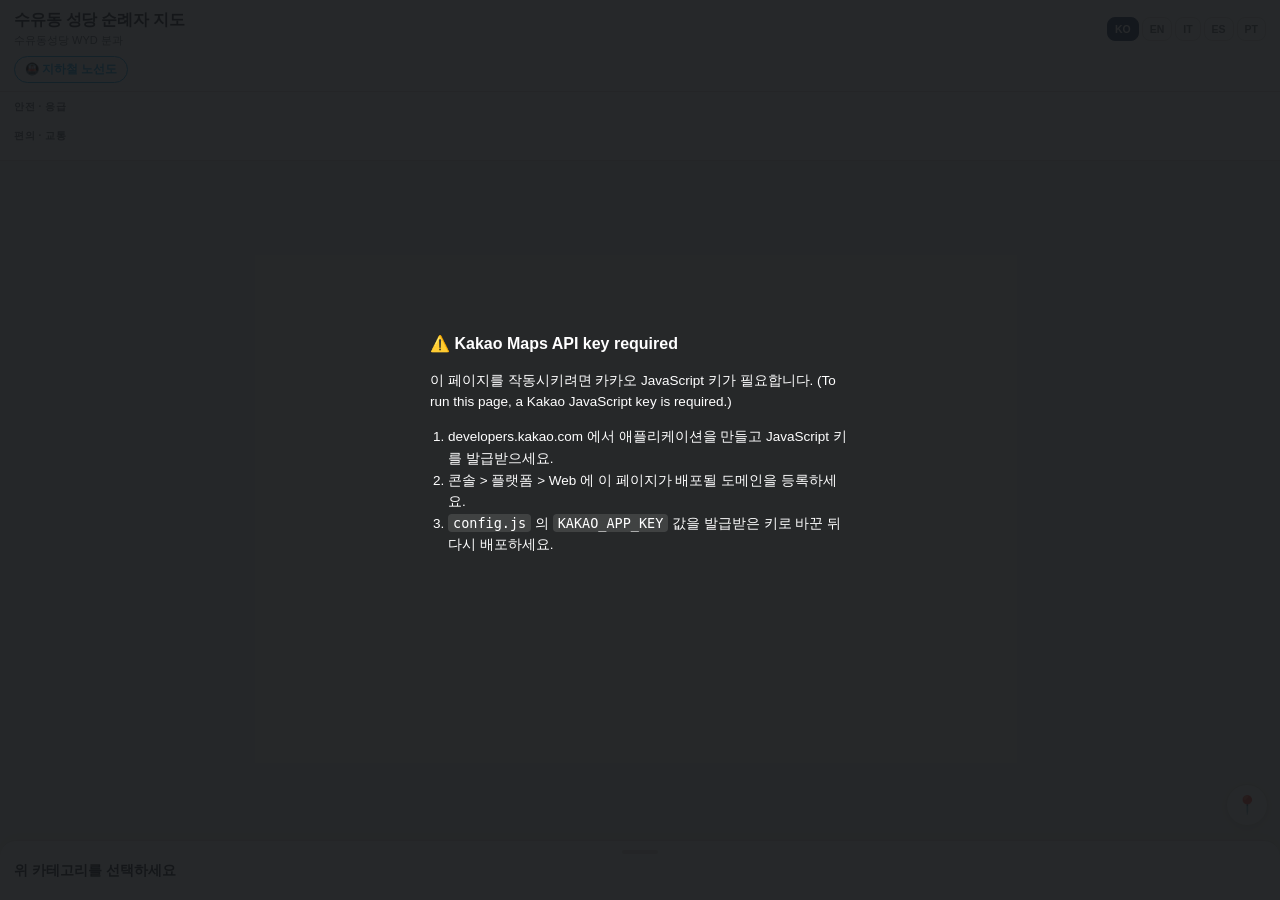
<file: index.html>
<!DOCTYPE html>
<html lang="ko">
<head>
<meta charset="UTF-8" />
<meta name="viewport" content="width=device-width, initial-scale=1.0, maximum-scale=1.0, user-scalable=no" />
<title>Gangbuk-gu Visitor Map</title>

<link rel="stylesheet" href="styles.css" />
</head>
<body>

<div id="app">

  <header>
    <div class="titlebar">
      <div>
        <h1 data-i18n="appTitle">수유동 성당 순례자 지도</h1>
        <div class="sub" data-i18n="appSubtitle">수유동성당 WYD 분과</div>
      </div>
      <div class="langs">
        <button data-lang="ko" class="active">KO</button>
        <button data-lang="en">EN</button>
        <button data-lang="it">IT</button>
        <button data-lang="es">ES</button>
        <button data-lang="pt">PT</button>
      </div>
    </div>
    <a id="subwayMapLink" href="https://www.seoulmetro.co.kr/kr/cyberStation.do" target="_blank" rel="noopener" class="subwaymap-btn" data-i18n="subwayMapBtn">🚇 지하철 노선도</a>
  </header>

  <div class="chipzone">
    <div class="chipgroup">
      <div class="eyebrow" data-i18n="groupSafety">안전 · 응급</div>
      <div class="chiprow" id="chips-safety"></div>
    </div>
    <div class="chipgroup">
      <div class="eyebrow" data-i18n="groupConvenience">편의 · 교통</div>
      <div class="chiprow" id="chips-conv"></div>
    </div>
  </div>

  <div id="mapwrap">
    <div id="map"></div>
    <div id="locateBtn" title="my location">📍</div>
    <div id="centerPin" hidden>📍</div>
    <div id="pickBar" hidden>
      <button id="pickConfirm" data-i18n="pickHere">여기서 출발</button>
      <button id="pickCancel" data-i18n="cancel">취소</button>
    </div>
  </div>

  <div id="sheet">
    <div class="sheet-handle" id="sheetHandle">
      <div class="bar"></div>
      <div class="row">
        <div class="name" id="sheetTitle">
          <span data-i18n="pickCategory">위 카테고리를 선택하세요</span>
        </div>
        <div class="count" id="sheetCount"></div>
      </div>
    </div>
    <div id="list"></div>

    <div id="routeView" hidden>
      <div class="route-head">
        <button id="routeBack" data-i18n="back">뒤로</button>
        <div class="route-dest">
          <span class="lbl" data-i18n="destLabel">도착</span>
          <span id="routeDestName"></span>
        </div>
      </div>

      <div class="route-origin">
        <span class="lbl" data-i18n="originLabel">출발</span>
        <span id="originName"></span>
        <div class="origin-actions">
          <button id="originPickBtn" data-i18n="originPickOnMap">지도에서 선택</button>
          <button id="originSearchBtn" data-i18n="originSearch">장소 검색</button>
        </div>
      </div>

      <div id="originSearchBox" hidden>
        <input id="originQuery" type="search" />
        <div id="originResults"></div>
      </div>

      <div class="route-modes">
        <button class="mode active" data-mode="walk"><span>🚶</span><span data-i18n="modeWalk">도보</span></button>
        <button class="mode" data-mode="transit"><span>🚇</span><span data-i18n="modeTransit">대중교통</span></button>
        <button class="mode" data-mode="car"><span>🚗</span><span data-i18n="modeCar">자동차</span></button>
      </div>

      <div id="routeResult"></div>
    </div>
  </div>

</div>

<div id="setup" style="display:none;">
  <div class="box">
    <h2>⚠️ Kakao Maps API key required</h2>
    <p>이 페이지를 작동시키려면 카카오 JavaScript 키가 필요합니다. (To run this page, a Kakao JavaScript key is required.)</p>
    <ol>
      <li>developers.kakao.com 에서 애플리케이션을 만들고 JavaScript 키를 발급받으세요.</li>
      <li>콘솔 &gt; 플랫폼 &gt; Web 에 이 페이지가 배포될 도메인을 등록하세요.</li>
      <li><code>config.js</code> 의 <code>KAKAO_APP_KEY</code> 값을 발급받은 키로 바꾼 뒤 다시 배포하세요.</li>
    </ol>
  </div>
</div>

<script type="module" src="map.js"></script>
</body>
</html>
</file>
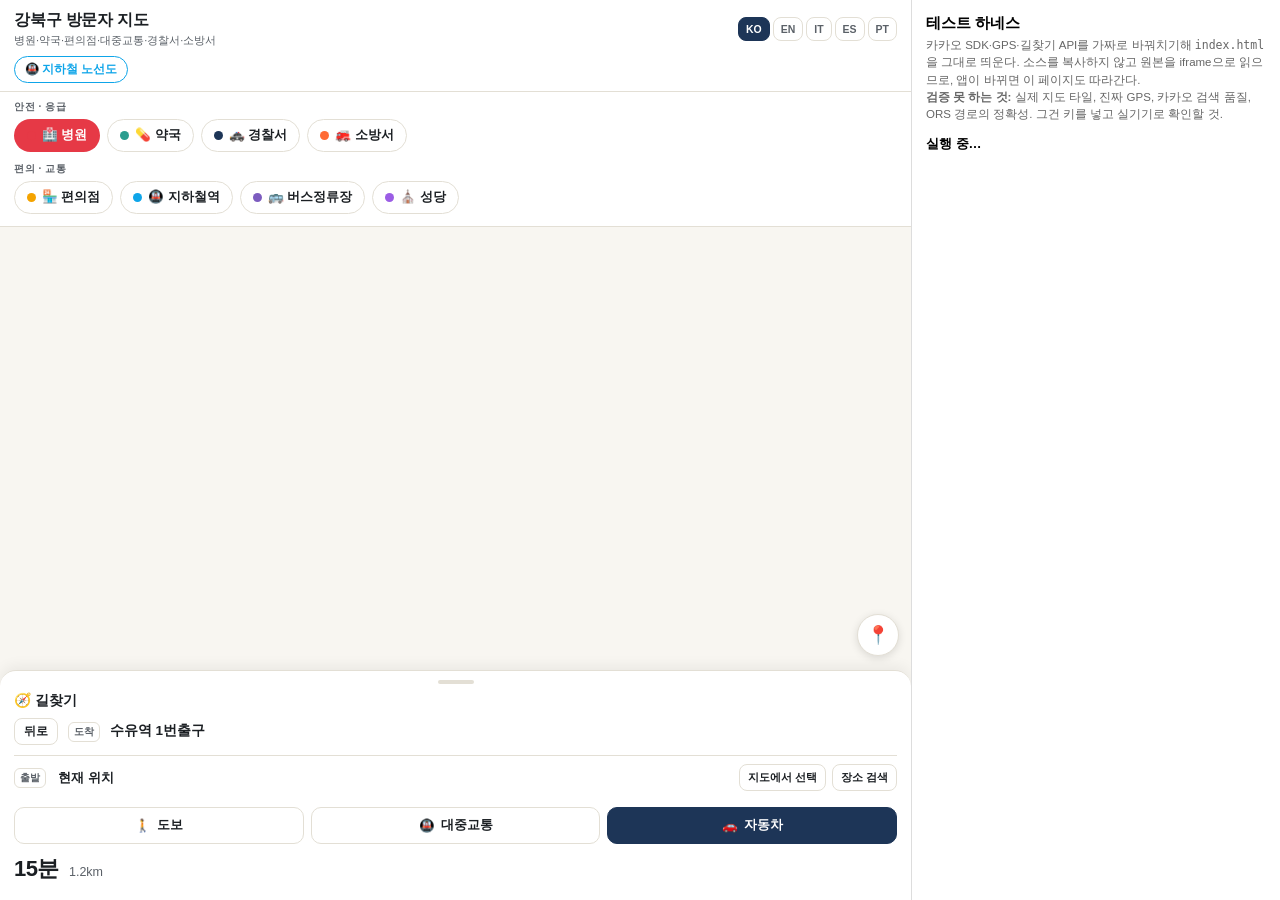
<file: harness.html>
<!DOCTYPE html>
<html lang="ko">
<head>
<meta charset="UTF-8" />
<meta name="viewport" content="width=device-width, initial-scale=1" />
<title>테스트 하네스</title>
<style>
  body{ font-family:-apple-system,"Segoe UI","Noto Sans KR",sans-serif; margin:0; display:flex; height:100vh; }
  #frame{ flex:1 1 auto; border:none; border-right:1px solid #ddd; }
  #panel{ flex:0 0 340px; overflow:auto; padding:14px; font-size:13px; }
  body.design #panel{ display:none; }
  body.design #frame{ border-right:none; }
  h1{ font-size:15px; margin:0 0 4px; }
  h2{ font-size:12px; margin:14px 0 6px; color:#555; text-transform:uppercase; letter-spacing:.05em; }
  .note{ color:#666; font-size:11.5px; margin:0 0 12px; line-height:1.5; }
  .case{ padding:7px 9px; border-radius:7px; margin-bottom:5px; line-height:1.4; }
  .pass{ background:#E8F6EC; } .fail{ background:#FDECEC; }
  .case .got{ display:block; color:#555; font-size:11px; margin-top:2px; }
  #summary{ font-weight:700; margin:10px 0; }
</style>
</head>
<body>
<iframe id="frame" title="app"></iframe>
<div id="panel">
  <h1>테스트 하네스</h1>
  <p class="note">
    카카오 SDK·GPS·길찾기 API를 가짜로 바꿔치기해 <code>index.html</code>을 그대로 띄운다.
    소스를 복사하지 않고 원본을 iframe으로 읽으므로, 앱이 바뀌면 이 페이지도 따라간다.<br />
    <b>검증 못 하는 것:</b> 실제 지도 타일, 진짜 GPS, 카카오 검색 품질, ORS 경로의 정확성.
    그건 키를 넣고 실기기로 확인할 것.
  </p>
  <div id="summary">실행 중…</div>
  <div id="cases"></div>
</div>

<script>
/* ---------- iframe 안에 주입할 스텁 ---------- */
function stubScript(opts){
  const cfg = JSON.stringify(opts);
  return `<scr`+`ipt>
const OPTS = ${cfg};
window.__reqs = [];
window.__polylines = [];

const FAKE_PLACES = [
  {place_name:"수유역 1번출구", address_name:"서울 강북구 도봉로", road_address_name:"서울 강북구 도봉로 310", x:"127.0255", y:"37.6380", phone:"02-111-2222", distance:"120"},
  {place_name:"강북삼성병원", address_name:"서울 강북구", road_address_name:"", x:"127.0300", y:"37.6400", phone:"", distance:"1400"}
];

function LatLng(lat,lng){ this._lat=+lat; this._lng=+lng; }
LatLng.prototype.getLat=function(){return this._lat;};
LatLng.prototype.getLng=function(){return this._lng;};

window.kakao = { maps: {
  load:(cb)=>cb(),
  LatLng,
  Map:function(c,o){
    this._c=o.center;
    this.setCenter=(ll)=>{ this._c=ll; };
    this.getCenter=()=>this._c;
    this.setLevel=()=>{};
    this.setBounds=()=>{};
  },
  CustomOverlay:function(o){ this._o=o; this.setMap=function(m){ this._map=m; }; },
  LatLngBounds:function(){ this.extend=()=>{}; },
  Polyline:function(o){
    this._o=o;
    window.__polylines.push(this);
    this.setMap=function(m){ this._map=m; };
  },
  services:{
    Places:function(){
      this.categorySearch=(code,cb)=>cb(FAKE_PLACES,"OK");
      this.keywordSearch=(kw,cb)=>cb(FAKE_PLACES,"OK");
    },
    Status:{ OK:"OK" },
    SortBy:{ DISTANCE:"distance" }
  }
}};

// GPS: OPTS.gps 가 false 면 콜백을 아예 호출하지 않는다 (권한 거부와 같은 상태)
Object.defineProperty(navigator, "geolocation", {
  configurable: true,
  value: {
    getCurrentPosition: (ok, fail)=>{
      if(OPTS.gps) ok({ coords:{ latitude: OPTS.gps[0], longitude: OPTS.gps[1] } });
      else if(fail) fail({ code:1 });
    }
  }
});

// 길찾기 API: 네트워크로 나가지 않고 저장된 응답을 돌려준다
const TMAP_FIXTURE = {
  metaData: { plan: { itineraries: [{
    totalTime: 1500, totalDistance: 4200,
    fare: { regular: { totalFare: 1500 } },
    legs: [
      { mode:"WALK", sectionTime:300,
        start:{ name:"출발" }, end:{ name:"수유역" },
        steps:[{ linestring:"127.0255,37.6380 127.0260,37.6385" }] },
      { mode:"SUBWAY", sectionTime:900, route:"수도권4호선", routeColor:"00A5DE",
        start:{ name:"수유" }, end:{ name:"혜화" },
        passShape:{ linestring:"127.0260,37.6385 127.0180,37.6200 127.0020,37.5820" } },
      { mode:"WALK", sectionTime:300,
        start:{ name:"혜화역" }, end:{ name:"도착" },
        steps:[{ linestring:"127.0020,37.5820 127.0030,37.5825" }] }
    ]
  }] } }
};

const ORS_FIXTURE = {
  features: [{
    properties: { summary: { distance: 1234.5, duration: 912.3 } },
    geometry: { coordinates: [[127.0255,37.6380],[127.0270,37.6390],[127.0300,37.6400]] }
  }]
};
const origFetch = window.fetch.bind(window);
window.fetch = async (url, init)=>{
  const u = String(url);
  if(u.includes("apis.openapi.sk.com")){
    window.__reqs.push(u + " :: " + (init && init.body ? init.body : ""));
    if(OPTS.tmap === "quota") return new Response("", { status:429 });
    if(OPTS.tmap === "noroute") return new Response(JSON.stringify({ result:{ status:11 } }), { status:200, headers:{ "Content-Type":"application/json" } });
    return new Response(JSON.stringify(TMAP_FIXTURE), { status:200, headers:{ "Content-Type":"application/json" } });
  }
  if(u.includes("openrouteservice.org")){
    window.__reqs.push(u);
    if(OPTS.ors === "quota") return new Response("", { status:429 });
    if(OPTS.ors === "noroute") return new Response("", { status:404 });
    return new Response(JSON.stringify(ORS_FIXTURE), { status:200, headers:{ "Content-Type":"application/json" } });
  }
  return origFetch(url, init);
};

// 앱이 주입하는 카카오 SDK 스크립트는 네트워크로 보내지 않고 즉시 성공 처리한다
const origAppend = document.head.appendChild.bind(document.head);
document.head.appendChild = (node)=>{
  if(node.tagName === "SCRIPT" && String(node.src).includes("dapi.kakao.com")){
    setTimeout(()=>node.onload(), 0);
    return node;
  }
  return origAppend(node);
};
</scr`+`ipt>`;
}

/* ---------- 검사 유틸 ---------- */
const cases = [];
let section = "";
function group(name){ section = name; }
function check(name, expected, actual){
  cases.push({ section, name, ok: JSON.stringify(expected) === JSON.stringify(actual), expected, actual });
}
function checkThat(name, cond, got){
  cases.push({ section, name, ok: !!cond, expected: true, actual: got === undefined ? cond : got });
}
const wait = (ms)=>new Promise(r=>setTimeout(r, ms));

// 요소가 없을 때 하네스가 멈추지 않고 실패로 기록되게 한다
// hidden 속성만 보면 CSS 가 덮어쓴 경우를 놓친다. 실제로 그려지는지 확인한다.
function shown(d, id){
  const el = d.getElementById(id);
  if(!el) return "<요소 없음: " + id + ">";
  return d.defaultView.getComputedStyle(el).display !== "none";
}

function txt(d, sel){
  const el = d.querySelector(sel);
  return el ? el.textContent.trim().replace(/\s+/g, " ") : "<요소 없음: " + sel + ">";
}

const DESIGN_ONLY = new URLSearchParams(location.search).has("design");
if(DESIGN_ONLY) document.body.classList.add("design");

// config.js 는 건드리지 않는다. 길찾기 키만 테스트 값으로 바꾼 사본을 만들고,
// import map 으로 앱의 config.js 요청을 그 사본으로 돌린다.
// opts.keys === false 면 키를 비워서 "키 없음" 상태를 만든다.
const configBlobs = {};
async function configUrl(withKeys){
  if(configBlobs[withKeys]) return configBlobs[withKeys];
  const src = await fetch("config.js").then(r=>r.text());
  const value = withKeys ? "TEST-ONLY-harness" : "";
  let replaced = 0;
  const patched = src.replace(/export const (ORS_API_KEY|TMAP_APP_KEY) = ".*?";/g, (_, name)=>{
    replaced++;
    return `export const ${name} = "${value}";`;
  });
  if(replaced !== 2) throw new Error("config.js 에서 길찾기 키 선언 2개를 찾지 못함 (" + replaced + "개)");
  configBlobs[withKeys] = URL.createObjectURL(new Blob([patched], { type:"text/javascript" }));
  return configBlobs[withKeys];
}

let appHtml = null;
async function loadApp(opts){
  if(appHtml === null) appHtml = await fetch("index.html").then(r=>r.text());
  const importMap = JSON.stringify({ imports: {
    [new URL("config.js", location.href).href]: await configUrl(opts.keys !== false)
  }});
  const patched = appHtml.replace(
    '<script type="module" src="map.js">',
    `<script type="importmap">${importMap}</scr` + `ipt>` + stubScript(opts) + '<script type="module" src="map.js">'
  );
  const frame = document.getElementById("frame");
  await new Promise(res=>{ frame.addEventListener("load", res, { once:true }); frame.srcdoc = patched; });
  await wait(300);
  return frame.contentDocument;
}

const SUYU = [37.6380, 127.0255];       // 수유역 부근
const FAR  = [37.5000, 127.0255];       // 약 15km 남쪽 (도보 제한 확인용)

async function run(){
  // 기본 상태: GPS 있음, 길찾기 API 정상
  let d = await loadApp({ gps: SUYU, ors: "ok" });
  if(DESIGN_ONLY) return;

  /* ---------- 기존 기능 (0차 분리 회귀 확인) ---------- */
  group("기본 화면");
  check("카테고리 칩 8개 생성", 8, d.querySelectorAll(".chip").length);
  check("키 설정 오버레이 숨김", "none", d.getElementById("setup").style.display);
  check("칩 라벨 한국어", "🏥 병원", d.querySelector(".chip .lbl").textContent);

  d.querySelector('.chip[data-id="hospital"]').click();
  await wait(150);
  check("카테고리 선택 시 시트 펼침", true, d.getElementById("sheet").classList.contains("expanded"));
  check("결과 행 수", 2, d.querySelectorAll(".place").length);
  check("결과 개수 라벨", "2 · 가까운 순", d.getElementById("sheetCount").textContent);
  check("거리 표기(m/km 변환)", ["120m","1.4km"], [...d.querySelectorAll(".place .dist")].map(e=>e.textContent));
  check("전화번호 있는 행에만 전화 버튼", 1, d.querySelectorAll('.place .actions a[href^="tel:"]').length);
  check("길찾기는 외부 링크가 아니라 버튼", 2, d.querySelectorAll(".place .route-btn").length);
  check("길찾기 화면은 처음에 숨김", false, shown(d, "routeView"));
  check("출발지 확정 바는 처음에 숨김", false, shown(d, "pickBar"));
  check("가운데 핀은 처음에 숨김", false, shown(d, "centerPin"));
  check("카카오맵 링크는 평소에 노출되지 않음", 0,
    d.querySelectorAll('#list a[href*="map.kakao.com/link/to"]').length);

  /* ---------- 길찾기: 도보 ---------- */
  group("길찾기 · 도보");
  d.querySelector(".place .route-btn").click();
  await wait(250);
  check("길찾기 화면 열림", true, shown(d, "routeView"));
  check("목록 숨김", false, shown(d, "list"));
  check("도착지 이름", "수유역 1번출구", d.getElementById("routeDestName").textContent);
  check("출발지 기본값 = 현재 위치", "현재 위치", d.getElementById("originName").textContent);
  check("기본 수단 = 도보", "walk", d.querySelector(".route-modes .mode.active").dataset.mode);
  check("시트 머리말이 길찾기로 바뀜", "🧭 길찾기", txt(d, "#sheetTitle"));
  checkThat("도보 프로필로 요청", d.defaultView.__reqs.some(u=>u.includes("foot-walking")),
    d.defaultView.__reqs[0]);
  check("소요시간 표기(912초 → 15분)", "15분", txt(d, ".route-summary .dur"));
  check("거리 표기(1234m → 1.2km)", "1.2km", txt(d, ".route-summary .dist"));
  check("지도에 경로선 1개", 1, d.defaultView.__polylines.length);
  check("경로선 좌표 수", 3, (d.defaultView.__polylines[0] || { _o:{ path:[] } })._o.path.length);
  const firstPt = (d.defaultView.__polylines[0] || { _o:{ path:[] } })._o.path[0];
  check("경로선 좌표 순서(위도,경도 뒤집힘 확인)", [37.638, 127.0255],
    firstPt ? [firstPt.getLat(), firstPt.getLng()] : "<경로선 없음>");

  /* ---------- 길찾기: 자동차 ---------- */
  group("길찾기 · 자동차");
  const before = d.defaultView.__reqs.length;
  d.querySelector('.route-modes .mode[data-mode="car"]').click();
  await wait(250);
  checkThat("자동차 프로필로 요청", d.defaultView.__reqs.slice(before).some(u=>u.includes("driving-car")),
    d.defaultView.__reqs.slice(before)[0]);
  check("누른 수단만 호출(요청 1건 추가)", before + 1, d.defaultView.__reqs.length);

  /* ---------- 길찾기: 대중교통 ---------- */
  group("길찾기 · 대중교통");
  const beforeTransit = d.defaultView.__reqs.length;
  d.querySelector('.route-modes .mode[data-mode="transit"]').click();
  await wait(300);
  checkThat("TMAP 으로 요청", d.defaultView.__reqs.slice(beforeTransit).some(u=>u.includes("apis.openapi.sk.com")),
    d.defaultView.__reqs.slice(beforeTransit)[0]);
  checkThat("한국어 UI 면 lang 0", (d.defaultView.__reqs.slice(beforeTransit)[0] || "").includes('"lang":0'));
  check("소요시간(1500초 → 25분)", "25분", txt(d, ".route-summary .dur"));
  check("거리(4200m → 4.2km)", "4.2km", txt(d, ".route-summary .dist"));
  check("노선 요약 구간 수", 3, d.querySelectorAll(".route-legs .leg").length);
  checkThat("노선명 표시", txt(d, ".route-legs").includes("수도권4호선"), txt(d, ".route-legs"));
  checkThat("환승 역 이름 표시", txt(d, ".route-legs").includes("수유 → 혜화"), txt(d, ".route-legs"));
  checkThat("요금 표시", txt(d, ".route-fare").includes("1,500"), txt(d, ".route-fare"));
  check("구간마다 경로선", 3, d.defaultView.__polylines.filter(l=>l._map).length);
  checkThat("도보 구간은 점선",
    d.defaultView.__polylines.filter(l=>l._map)[0]._o.strokeStyle === "shortdash",
    d.defaultView.__polylines.filter(l=>l._map)[0]._o.strokeStyle);
  checkThat("지하철 구간은 노선 색",
    d.defaultView.__polylines.filter(l=>l._map)[1]._o.strokeColor === "#00A5DE",
    d.defaultView.__polylines.filter(l=>l._map)[1]._o.strokeColor);
  check("대중교통은 5km 넘어도 막지 않음", false, txt(d, "#routeResult").includes("대중교통을 이용"));

  /* ---------- 언어 전환 ---------- */
  group("언어 전환");
  const beforeLang = d.defaultView.__reqs.length;
  d.querySelector('.langs button[data-lang="it"]').click();
  await wait(250);
  check("길찾기 화면 유지", true, shown(d, "routeView"));
  check("출발지 라벨 번역", "Posizione attuale", d.getElementById("originName").textContent);
  check("수단 탭 번역", "Auto", txt(d, '.route-modes .mode[data-mode="car"] span:last-child'));
  check("대중교통 탭 번역", "Mezzi pubblici", txt(d, '.route-modes .mode[data-mode="transit"] span:last-child'));
  check("언어를 바꿔도 시트 머리말은 길찾기", "🧭 Indicazioni", txt(d, "#sheetTitle"));
  check("언어만 바꿀 때는 재요청 없음", beforeLang, d.defaultView.__reqs.length);
  const beforeEn = d.defaultView.__reqs.length;
  d.querySelector('.route-modes .mode[data-mode="transit"]').click();
  await wait(300);
  checkThat("한국어가 아니면 lang 1 로 요청",
    (d.defaultView.__reqs.slice(beforeEn)[0] || "").includes('"lang":1'),
    d.defaultView.__reqs.slice(beforeEn)[0]);
  d.querySelector('.langs button[data-lang="ko"]').click();
  await wait(150);

  /* ---------- 뒤로 ---------- */
  group("뒤로가기");
  d.getElementById("routeBack").click();
  await wait(150);
  check("목록으로 복귀", false, shown(d, "routeView"));
  check("목록 다시 표시", true, shown(d, "list"));
  check("시트 머리말이 카테고리로 복귀", true, txt(d, "#sheetTitle").includes("병원"));
  check("경로선 제거됨", null, (d.defaultView.__polylines[0] || {})._map ?? null);

  /* ---------- 출발지: 지도에서 선택 ---------- */
  group("출발지 · 지도에서 선택");
  d.querySelector(".place .route-btn").click();
  await wait(200);
  d.getElementById("originPickBtn").click();
  await wait(100);
  check("가운데 핀 표시", true, shown(d, "centerPin"));
  check("확정 바 표시", true, shown(d, "pickBar"));
  check("핀 찍는 동안 시트 접힘", false, d.getElementById("sheet").classList.contains("expanded"));
  d.getElementById("pickConfirm").click();
  await wait(250);
  check("출발지가 지도에서 선택한 지점으로 바뀜", "지도에서 선택", d.getElementById("originName").textContent);
  check("핀 숨김", false, shown(d, "centerPin"));
  check("확정 바 숨김", false, shown(d, "pickBar"));

  /* ---------- 출발지: 장소 검색 ---------- */
  group("출발지 · 장소 검색");
  d.getElementById("originSearchBtn").click();
  await wait(100);
  check("검색창 열림", true, shown(d, "originSearchBox"));
  const input = d.getElementById("originQuery");
  input.value = "수유역";
  input.dispatchEvent(new d.defaultView.KeyboardEvent("keydown", { key:"Enter", bubbles:true }));
  await wait(200);
  checkThat("검색 결과 표시", d.querySelectorAll("#originResults .hit").length > 0,
    d.querySelectorAll("#originResults .hit").length);
  d.querySelector("#originResults .hit").click();
  await wait(250);
  check("선택한 장소가 출발지가 됨", "수유역 1번출구", d.getElementById("originName").textContent);
  check("검색창 닫힘", false, shown(d, "originSearchBox"));

  /* ---------- GPS 없음 ---------- */
  group("GPS 없음");
  d = await loadApp({ gps: null, ors: "ok" });
  d.querySelector('.chip[data-id="hospital"]').click();
  await wait(150);
  d.querySelector(".place .route-btn").click();
  await wait(250);
  check("출발지 미정 표시", "—", d.getElementById("originName").textContent);
  check("출발지를 먼저 정하라고 안내", "출발지를 먼저 정해주세요",
    txt(d, ".route-msg").replace(/🗺️.*/, "").trim());
  check("출발지 없으면 요청하지 않음", 0, d.defaultView.__reqs.length);

  /* ---------- 먼 거리 도보 ---------- */
  group("먼 거리 도보");
  d = await loadApp({ gps: FAR, ors: "ok" });
  d.querySelector('.chip[data-id="hospital"]').click();
  await wait(150);
  d.querySelector(".place .route-btn").click();
  await wait(250);
  checkThat("대중교통 권유 문구", txt(d, ".route-msg").includes("대중교통"), txt(d, ".route-msg"));
  check("5km 초과 도보는 요청하지 않음", 0, d.defaultView.__reqs.length);
  checkThat("이때는 카카오맵 링크 노출",
    !!d.querySelector('.route-msg a[href*="map.kakao.com/link/to"]'));

  /* ---------- 한도 초과 ---------- */
  group("한도 초과(429)");
  d = await loadApp({ gps: SUYU, ors: "quota" });
  d.querySelector('.chip[data-id="hospital"]').click();
  await wait(150);
  d.querySelector(".place .route-btn").click();
  await wait(300);
  checkThat("한도 초과 안내", txt(d, ".route-msg").includes("사용량"), txt(d, ".route-msg"));
  checkThat("실패 시 카카오맵 링크 노출",
    !!d.querySelector('.route-msg a[href*="map.kakao.com/link/to"]'));

  /* ---------- 경로 없음 ---------- */
  group("경로 없음(404)");
  d = await loadApp({ gps: SUYU, ors: "noroute" });
  d.querySelector('.chip[data-id="hospital"]').click();
  await wait(150);
  d.querySelector(".place .route-btn").click();
  await wait(300);
  checkThat("경로 없음 안내", txt(d, ".route-msg").includes("경로를 찾지 못"), txt(d, ".route-msg"));

  /* ---------- 키 없음 (운영 config.js 기본 상태) ---------- */
  group("길찾기 키 없음");
  d = await loadApp({ gps: SUYU, ors: "ok", keys: false });
  d.querySelector('.chip[data-id="hospital"]').click();
  await wait(150);
  d.querySelector(".place .route-btn").click();
  await wait(300);
  checkThat("키 없음 안내", txt(d, ".route-msg").includes("키가 설정되지 않았"), txt(d, ".route-msg"));
  check("키 없으면 요청하지 않음", 0, d.defaultView.__reqs.length);
  checkThat("이때도 카카오맵 링크 노출",
    !!d.querySelector('.route-msg a[href*="map.kakao.com/link/to"]'));

  /* ---------- 순수 함수 ---------- */
  group("routing.js 단위 검사");
  const R = await import("./routing.js");
  const ko = (await import("./i18n.js")).I18N.ko;
  check("1시간 5분", "1시간 5분", R.formatDuration(3900, ko));
  check("1분 미만도 1분으로", "1분", R.formatDuration(20, ko));
  check("정각은 시간만", "2시간", R.formatDuration(7200, ko));
  check("미터 표기", "900m", R.formatDistance(900));
  check("킬로미터 표기", "2.3km", R.formatDistance(2345));
  check("응답 없으면 no-route", { ok:false, reason:"no-route" }, R.parseRoute({}));
  check("좌표를 위도·경도로 뒤집음",
    { lat:37.638, lng:127.0255 },
    R.parseRoute({ features:[{ properties:{ summary:{distance:10,duration:10} },
      geometry:{ coordinates:[[127.0255,37.638]] } }] }).path[0]);
  check("linestring 파싱(경도,위도 → 위도,경도)",
    [{lat:37.638,lng:127.0255},{lat:37.6385,lng:127.026}],
    R.parseLinestring("127.0255,37.6380 127.0260,37.6385"));
  check("대중교통 응답 없으면 no-route", { ok:false, reason:"no-route" }, R.parseTransit({ result:{ status:11 } }));
  check("수단 아이콘", ["🚶","🚇","🚌"], [R.modeIcon("WALK"), R.modeIcon("SUBWAY"), R.modeIcon("BUS")]);

  const straight = R.straightDistanceM({lat:37.6380,lng:127.0255},{lat:37.6400,lng:127.0300});
  checkThat("직선거리 근사(약 450m)", straight > 380 && straight < 520, straight + "m");

  render();
}

function render(){
  const box = document.getElementById("cases");
  let html = "", last = "";
  for(const c of cases){
    if(c.section !== last){ html += `<h2>${c.section}</h2>`; last = c.section; }
    html += `<div class="case ${c.ok ? "pass" : "fail"}">
      ${c.ok ? "✅" : "❌"} ${c.name}
      ${c.ok ? "" : `<span class="got">기대: ${JSON.stringify(c.expected)} / 실제: ${JSON.stringify(c.actual)}</span>`}
    </div>`;
  }
  box.innerHTML = html;
  const failed = cases.filter(c=>!c.ok).length;
  document.getElementById("summary").textContent =
    failed === 0 ? `전체 통과 (${cases.length}건)` : `실패 ${failed}건 / 전체 ${cases.length}건`;
}

run().catch(e=>{
  render();
  document.getElementById("summary").textContent = "하네스 실행 중단: " + e.message;
});
</script>
</body>
</html>
</file>
<file: styles.css>
:root{
    --bg: #F8F6F1;
    --ink: #1B1F23;
    --ink-soft: #5B6168;
    --line: #E3DFD5;
    --card: #FFFFFF;
    --accent: #1D3557;
    --safety-bg: #FBEEEE;
    --conv-bg: #EEF3F8;

    --c-hospital: #E63946;
    --c-pharmacy: #2A9D8F;
    --c-police: #1D3557;
    --c-fire: #FF6B35;
    --c-convenience: #F4A300;
    --c-subway: #0EA5E9;
    --c-bus: #7C5CBF;
  }
  *{box-sizing:border-box;}
  html,body{
    height:100%; margin:0; padding:0;
    font-family: -apple-system, BlinkMacSystemFont, "Segoe UI", "Noto Sans KR", "Noto Sans SC", "Noto Sans JP", Roboto, sans-serif;
    background:var(--bg); color:var(--ink);
    -webkit-tap-highlight-color: transparent;
  }
  #app{ display:flex; flex-direction:column; height:100vh; height:100dvh; overflow:hidden; }

  /* ---- App bar ---- */
  header{
    flex:0 0 auto;
    padding: 10px 14px 8px;
    background: var(--card);
    border-bottom: 1px solid var(--line);
  }
  .titlebar{ display:flex; align-items:center; justify-content:space-between; gap:10px; }
  .titlebar h1{ font-size:16px; margin:0; font-weight:700; letter-spacing:-0.2px; }
  .titlebar .sub{ font-size:11px; color:var(--ink-soft); margin-top:2px; }
  .langs{ display:flex; gap:3px; flex:0 0 auto; }
  .langs button{
    border:1px solid var(--line); background:var(--card); color:var(--ink-soft);
    font-size:10.5px; font-weight:700; padding:5px 7px; border-radius:8px; cursor:pointer;
  }
  .langs button.active{ background:var(--accent); border-color:var(--accent); color:#fff; }

  .subwaymap-btn{
    display:inline-block; margin-top:8px; font-size:11.5px; font-weight:700;
    color:var(--c-subway); text-decoration:none; border:1.5px solid var(--c-subway);
    border-radius:999px; padding:5px 10px;
  }

  /* ---- Category chips ---- */
  .chipzone{ flex:0 0 auto; background:var(--card); padding:8px 0 10px; border-bottom:1px solid var(--line); }
  .chipgroup{ padding: 0 14px; }
  .chipgroup + .chipgroup{ margin-top:8px; }
  .chipgroup .eyebrow{
    font-size:10px; font-weight:700; text-transform:uppercase; letter-spacing:0.06em;
    color:var(--ink-soft); margin-bottom:5px;
  }
  .chiprow{ display:flex; gap:7px; overflow-x:auto; padding-bottom:2px; scrollbar-width:none; }
  .chiprow::-webkit-scrollbar{ display:none; }
  .chip{
    flex:0 0 auto; display:flex; align-items:center; gap:6px;
    border:1.5px solid var(--line); background:var(--card);
    padding:7px 12px; border-radius:999px; font-size:12.5px; font-weight:600;
    color:var(--ink); cursor:pointer; white-space:nowrap;
  }
  .chip .dot{ width:9px; height:9px; border-radius:50%; flex:0 0 auto; }
  .chip.active{ color:#fff; border-color:transparent; }

  /* ---- Map ---- */
  #mapwrap{ position:relative; flex:1 1 auto; min-height:0; }
  #map{ width:100%; height:100%; }

  #locateBtn{
    position:absolute; right:12px; bottom:14px;
    width:42px; height:42px; border-radius:50%;
    background:var(--card); border:1px solid var(--line);
    box-shadow:0 2px 8px rgba(0,0,0,0.12);
    display:flex; align-items:center; justify-content:center;
    font-size:18px; cursor:pointer; z-index:5;
  }

  .pin{
    width:30px; height:30px; border-radius:50% 50% 50% 0;
    transform: rotate(-45deg);
    border:2px solid #fff; box-shadow:0 1px 4px rgba(0,0,0,0.35);
    display:flex; align-items:center; justify-content:center;
  }
  .pin span{ transform: rotate(45deg); font-size:14px; }
  .pin.me{ border-radius:50%; transform:none; background:#1D3557; }

  /* ---- Bottom sheet ---- */
  #sheet{
    flex:0 0 auto; background:var(--card); border-top:1px solid var(--line);
    border-radius:16px 16px 0 0; box-shadow:0 -4px 14px rgba(0,0,0,0.06);
    transition: max-height .22s ease; max-height:120px; display:flex; flex-direction:column; z-index:4;
  }
  #sheet.expanded{ max-height:46vh; }
  .sheet-handle{ padding:9px 14px 6px; cursor:pointer; flex:0 0 auto; }
  .sheet-handle .bar{ width:36px; height:4px; background:var(--line); border-radius:99px; margin:0 auto 8px; }
  .sheet-handle .row{ display:flex; align-items:center; justify-content:space-between; }
  .sheet-handle .name{ font-size:14px; font-weight:700; display:flex; align-items:center; gap:7px; }
  .sheet-handle .count{ font-size:12px; color:var(--ink-soft); }
  #list{ overflow-y:auto; padding: 0 10px 14px; flex:1 1 auto; }
  .place{
    display:flex; align-items:flex-start; gap:10px;
    padding:10px 8px; border-bottom:1px solid var(--line);
  }
  .place:last-child{ border-bottom:none; }
  .place.flash{ background:#FFF7E0; }
  .place .badge{
    width:30px; height:30px; border-radius:50%; flex:0 0 auto;
    display:flex; align-items:center; justify-content:center; font-size:14px; color:#fff;
  }
  .place .info{ flex:1 1 auto; min-width:0; }
  .place .pname{ font-size:13.5px; font-weight:700; margin:0 0 2px; }
  .place .paddr{ font-size:11.5px; color:var(--ink-soft); margin:0 0 6px; line-height:1.3; }
  .place .actions{ display:flex; gap:6px; flex-wrap:wrap; }
  .place .actions a{
    font-size:11px; font-weight:700; text-decoration:none;
    border:1px solid var(--line); border-radius:8px; padding:4px 8px; color:var(--ink);
  }
  .place .dist{ font-size:11px; color:var(--ink-soft); flex:0 0 auto; white-space:nowrap; padding-top:2px; }
  .empty{ text-align:center; color:var(--ink-soft); font-size:12.5px; padding:24px 10px; }

  /* ---- Setup overlay (shown only if API key missing) ---- */
  #setup{
    position:fixed; inset:0; background:rgba(20,22,24,0.92); color:#fff;
    z-index:50; display:flex; align-items:center; justify-content:center; padding:24px;
  }
  #setup .box{ max-width:420px; font-size:13.5px; line-height:1.6; }
  #setup h2{ font-size:16px; margin:0 0 10px; }
  #setup code{ background:rgba(255,255,255,0.12); padding:1px 5px; border-radius:4px; }
  #setup ol{ padding-left:18px; }

/* ---- 길찾기 ---- */
/* id 선택자의 display 가 hidden 속성을 덮어쓰지 않게 한다 */
[hidden]{ display:none !important; }

#centerPin{
  position:absolute; left:50%; top:50%; transform:translate(-50%,-100%);
  font-size:28px; z-index:6; pointer-events:none;
  filter: drop-shadow(0 2px 3px rgba(0,0,0,0.3));
}
#pickBar{
  position:absolute; left:0; right:0; bottom:12px; z-index:7;
  display:flex; gap:8px; justify-content:center;
}
#pickBar button{
  border:1px solid var(--line); border-radius:999px; padding:9px 16px;
  font-size:13px; font-weight:700; cursor:pointer;
  background:var(--card); color:var(--ink);
  box-shadow:0 2px 8px rgba(0,0,0,0.14);
}
#pickBar #pickConfirm{ background:var(--accent); border-color:var(--accent); color:#fff; }

#routeView{ overflow-y:auto; padding:0 14px 16px; flex:1 1 auto; }
.route-head{ display:flex; align-items:center; gap:10px; padding:2px 0 10px; }
.route-head button{
  border:1px solid var(--line); background:var(--card); color:var(--ink);
  border-radius:8px; padding:5px 9px; font-size:11.5px; font-weight:700; cursor:pointer;
}
.route-dest{ font-size:13.5px; font-weight:700; min-width:0; }
.route-dest .lbl, .route-origin .lbl{
  display:inline-block; font-size:10px; font-weight:700; color:var(--ink-soft);
  border:1px solid var(--line); border-radius:6px; padding:2px 5px; margin-right:6px;
}
.route-origin{
  display:flex; align-items:center; flex-wrap:wrap; gap:6px;
  font-size:13px; padding:8px 0; border-top:1px solid var(--line);
}
.route-origin #originName{ font-weight:700; flex:1 1 auto; min-width:0; }
.origin-actions{ display:flex; gap:6px; }
.origin-actions button{
  border:1px solid var(--line); background:var(--card); color:var(--ink);
  border-radius:8px; padding:5px 8px; font-size:11px; font-weight:700; cursor:pointer;
}
#originSearchBox{ padding-bottom:8px; }
#originSearchBox input{
  width:100%; border:1px solid var(--line); border-radius:9px;
  padding:9px 10px; font-size:13px; background:var(--card); color:var(--ink);
}
#originResults{ max-height:140px; overflow-y:auto; }
#originResults .hit{
  padding:8px 4px; border-bottom:1px solid var(--line); cursor:pointer; font-size:12.5px;
}
#originResults .hit:last-child{ border-bottom:none; }
#originResults .hit .addr{ display:block; color:var(--ink-soft); font-size:11px; margin-top:2px; }

.route-modes{ display:flex; gap:7px; padding:8px 0 10px; }
.route-modes .mode{
  flex:1 1 0; display:flex; align-items:center; justify-content:center; gap:6px;
  border:1.5px solid var(--line); background:var(--card); color:var(--ink);
  border-radius:10px; padding:9px 6px; font-size:12.5px; font-weight:700; cursor:pointer;
}
.route-modes .mode.active{ background:var(--accent); border-color:var(--accent); color:#fff; }

#routeResult{ font-size:13px; }
.route-summary{ display:flex; align-items:baseline; gap:10px; }
.route-summary .dur{ font-size:22px; font-weight:800; letter-spacing:-0.5px; }
.route-summary .dist{ color:var(--ink-soft); font-size:12.5px; }
.route-msg{
  padding:12px 10px; border-radius:9px; background:var(--conv-bg);
  color:var(--ink-soft); line-height:1.5;
}
.route-msg.warn{ background:var(--safety-bg); color:var(--ink); }
.route-msg a{
  display:inline-block; margin-top:8px; font-weight:700; color:var(--accent);
}

/* ---- 대중교통 노선 요약 ---- */
.route-legs{ display:flex; flex-wrap:wrap; align-items:center; gap:5px; margin-top:9px; }
.route-legs .leg{
  display:inline-flex; align-items:center; gap:4px;
  border:1px solid var(--line); border-radius:999px;
  padding:4px 8px; font-size:11.5px; font-weight:700; background:var(--card);
}
.route-legs .leg .line{
  display:inline-block; width:8px; height:8px; border-radius:50%; flex:0 0 auto;
}
.route-legs .leg .stop{ color:var(--ink-soft); font-weight:600; }
.route-legs .sep{ color:var(--ink-soft); font-size:11px; }
.route-fare{ margin-top:8px; font-size:12px; color:var(--ink-soft); }
</file>
